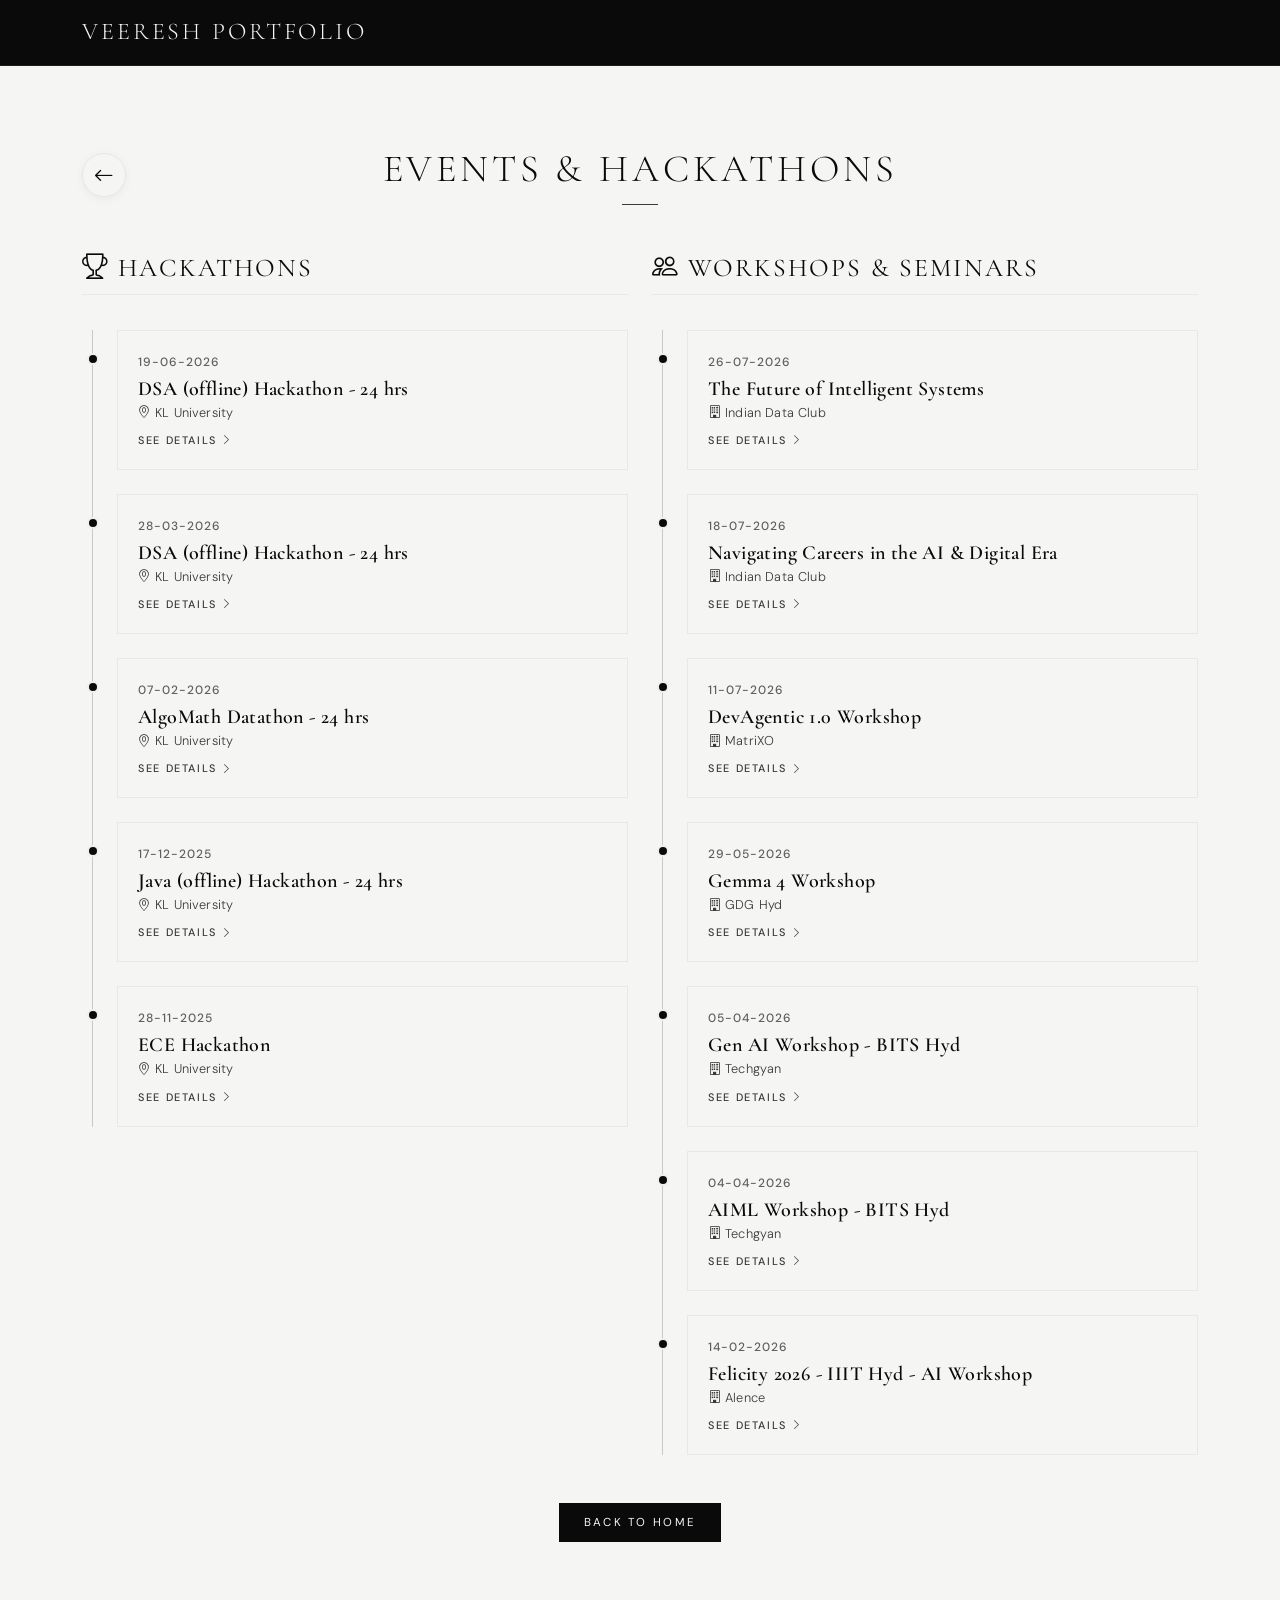
<file: community.html>
<!DOCTYPE html>
<html lang="en">
<head>
    <meta charset="UTF-8">
    <meta name="viewport" content="width=device-width, initial-scale=1.0">
    <title>Events | Veeresh Portfolio</title>
    <link href="https://cdn.jsdelivr.net/npm/bootstrap@5.3.0/dist/css/bootstrap.min.css" rel="stylesheet">
    <link href="https://cdn.jsdelivr.net/npm/bootstrap-icons@1.11.0/font/bootstrap-icons.css" rel="stylesheet">
    <link href="https://fonts.googleapis.com/css2?family=Cormorant+Garamond:wght@300;400;600&family=DM+Sans:wght@300;400;500&display=swap" rel="stylesheet">
    <link rel="stylesheet" href="style.css">
</head>
<body>
    <nav class="navbar navbar-dark">
        <div class="container">
            <h2>Veeresh Portfolio</h2>
        </div>
    </nav>

    <main class="py-5">
        <div class="container">
            <div class="heading-with-back position-relative mb-5 text-center">
                <a href="index.html#events" class="back-arrow-btn" title="Previous Page">
                    <i class="bi bi-arrow-left"></i>
                </a>
                <h1 class="section-title text-center m-0">Events &amp; Hackathons</h1>
            </div>

            <div class="row mt-5">
                <!-- Hackathons Column -->
                <div class="col-md-6 mb-5">
                    <h3 class="events-column-title"><i class="bi bi-trophy me-2"></i>Hackathons</h3>
                    <div class="timeline">
                        <div class="timeline-item event-trigger" data-title="DSA (offline) Hackathon - 24 hrs" data-date="19-06-2026" data-venue="KL University" data-desc="Intense 24-hour algorithmic problem-solving hackathon at KL University testing advanced Data Structures &amp; Algorithms implementation.">
                            <div class="timeline-dot"></div>
                            <span class="timeline-date">19-06-2026</span>
                            <h5 class="timeline-title">DSA (offline) Hackathon - 24 hrs</h5>
                            <p class="timeline-meta"><i class="bi bi-geo-alt me-1"></i>KL University</p>
                            <button class="see-details-btn" type="button" data-bs-toggle="collapse" data-bs-target="#h-detail-1" aria-expanded="false">
                                SEE DETAILS <i class="bi bi-chevron-right ms-1"></i>
                            </button>
                            <div class="collapse event-details-collapse" id="h-detail-1">
                                <p class="mb-0">Intense 24-hour algorithmic problem-solving hackathon at KL University testing advanced Data Structures &amp; Algorithms implementation.</p>
                            </div>
                        </div>

                        <div class="timeline-item event-trigger" data-title="DSA (offline) Hackathon - 24 hrs" data-date="28-03-2026" data-venue="KL University" data-desc="24-hour competitive programming competition focused on efficient graph algorithms, dynamic programming, and tree operations.">
                            <div class="timeline-dot"></div>
                            <span class="timeline-date">28-03-2026</span>
                            <h5 class="timeline-title">DSA (offline) Hackathon - 24 hrs</h5>
                            <p class="timeline-meta"><i class="bi bi-geo-alt me-1"></i>KL University</p>
                            <button class="see-details-btn" type="button" data-bs-toggle="collapse" data-bs-target="#h-detail-2" aria-expanded="false">
                                SEE DETAILS <i class="bi bi-chevron-right ms-1"></i>
                            </button>
                            <div class="collapse event-details-collapse" id="h-detail-2">
                                <p class="mb-0">24-hour competitive programming competition focused on efficient graph algorithms, dynamic programming, and tree operations.</p>
                            </div>
                        </div>

                        <div class="timeline-item event-trigger" data-title="AlgoMath Datathon - 24 hrs" data-date="07-02-2026" data-venue="KL University" data-desc="Data science and mathematical modeling hackathon tackling complex optimization problems and analytical algorithm challenges.">
                            <div class="timeline-dot"></div>
                            <span class="timeline-date">07-02-2026</span>
                            <h5 class="timeline-title">AlgoMath Datathon - 24 hrs</h5>
                            <p class="timeline-meta"><i class="bi bi-geo-alt me-1"></i>KL University</p>
                            <button class="see-details-btn" type="button" data-bs-toggle="collapse" data-bs-target="#h-detail-3" aria-expanded="false">
                                SEE DETAILS <i class="bi bi-chevron-right ms-1"></i>
                            </button>
                            <div class="collapse event-details-collapse" id="h-detail-3">
                                <p class="mb-0">Data science and mathematical modeling hackathon tackling complex optimization problems and analytical algorithm challenges.</p>
                            </div>
                        </div>

                        <div class="timeline-item event-trigger" data-title="Java (offline) Hackathon - 24 hrs" data-date="17-12-2025" data-venue="KL University" data-desc="24-hour Java application development hackathon building robust object-oriented backend solutions.">
                            <div class="timeline-dot"></div>
                            <span class="timeline-date">17-12-2025</span>
                            <h5 class="timeline-title">Java (offline) Hackathon - 24 hrs</h5>
                            <p class="timeline-meta"><i class="bi bi-geo-alt me-1"></i>KL University</p>
                            <button class="see-details-btn" type="button" data-bs-toggle="collapse" data-bs-target="#h-detail-4" aria-expanded="false">
                                SEE DETAILS <i class="bi bi-chevron-right ms-1"></i>
                            </button>
                            <div class="collapse event-details-collapse" id="h-detail-4">
                                <p class="mb-0">24-hour Java application development hackathon building robust object-oriented backend solutions.</p>
                            </div>
                        </div>

                        <div class="timeline-item event-trigger" data-title="ECE Hackathon" data-date="28-11-2025" data-venue="KL University" data-desc="Hardware and embedded software hackathon combining microcontroller programming with real-time electronic signal processing.">
                            <div class="timeline-dot"></div>
                            <span class="timeline-date">28-11-2025</span>
                            <h5 class="timeline-title">ECE Hackathon</h5>
                            <p class="timeline-meta"><i class="bi bi-geo-alt me-1"></i>KL University</p>
                            <button class="see-details-btn" type="button" data-bs-toggle="collapse" data-bs-target="#h-detail-5" aria-expanded="false">
                                SEE DETAILS <i class="bi bi-chevron-right ms-1"></i>
                            </button>
                            <div class="collapse event-details-collapse" id="h-detail-5">
                                <p class="mb-0">Hardware and embedded software hackathon combining microcontroller programming with real-time electronic signal processing.</p>
                            </div>
                        </div>
                    </div>
                </div>

                <!-- Workshops & Seminars Column -->
                <div class="col-md-6">
                    <h3 class="events-column-title"><i class="bi bi-people me-2"></i>Workshops &amp; Seminars</h3>
                    <div class="timeline">
                        <div class="timeline-item event-trigger" data-title="The Future of Intelligent Systems" data-date="26-07-2026" data-venue="Indian Data Club" data-desc="From Knowledge Graphs to AI Agents: The Future of Intelligent Systems. The session will introduce the fundamentals of graph technology, real-world enterprise use cases, and how GraphRAG is enabling more accurate and context-aware AI agents. Session topics: Introduction to Graph Databases &amp; Knowledge Graphs; Building AI Agents with GraphRAG; Real-world Enterprise Use Cases; Q&amp;A and Networking.">
                            <div class="timeline-dot"></div>
                            <span class="timeline-date">26-07-2026</span>
                            <h5 class="timeline-title">The Future of Intelligent Systems</h5>
                            <p class="timeline-meta"><i class="bi bi-building me-1"></i>Indian Data Club</p>
                            <button class="see-details-btn" type="button" data-bs-toggle="collapse" data-bs-target="#ws-detail-1" aria-expanded="false">
                                SEE DETAILS <i class="bi bi-chevron-right ms-1"></i>
                            </button>
                            <div class="collapse event-details-collapse" id="ws-detail-1">
                                <p class="mb-0">From Knowledge Graphs to AI Agents: The Future of Intelligent Systems. The session will introduce the fundamentals of graph technology, real-world enterprise use cases, and how GraphRAG is enabling more accurate and context-aware AI agents. Session topics: Introduction to Graph Databases &amp; Knowledge Graphs; Building AI Agents with GraphRAG; Real-world Enterprise Use Cases; Q&amp;A and Networking.</p>
                            </div>
                        </div>

                        <div class="timeline-item event-trigger" data-title="Navigating Careers in the AI &amp; Digital Era" data-date="18-07-2026" data-venue="Indian Data Club" data-desc="An insightful seminar by Indian Data Club covering how to navigate career paths in the rapidly evolving AI and digital landscape. Industry experts shared strategies for skill development, networking, and staying relevant in the age of AI.">
                            <div class="timeline-dot"></div>
                            <span class="timeline-date">18-07-2026</span>
                            <h5 class="timeline-title">Navigating Careers in the AI &amp; Digital Era</h5>
                            <p class="timeline-meta"><i class="bi bi-building me-1"></i>Indian Data Club</p>
                            <button class="see-details-btn" type="button" data-bs-toggle="collapse" data-bs-target="#ws-detail-2" aria-expanded="false">
                                SEE DETAILS <i class="bi bi-chevron-right ms-1"></i>
                            </button>
                            <div class="collapse event-details-collapse" id="ws-detail-2">
                                <p class="mb-0">An insightful seminar by Indian Data Club covering how to navigate career paths in the rapidly evolving AI and digital landscape. Industry experts shared strategies for skill development, networking, and staying relevant in the age of AI.</p>
                            </div>
                        </div>

                        <div class="timeline-item event-trigger" data-title="DevAgentic 1.0 Workshop" data-date="11-07-2026" data-venue="MatriXO" data-desc="DevAgentic 1.0 was a hands-on workshop by MatriXO exploring agentic AI systems and autonomous workflows. Participants gained practical exposure to building agent-based solutions using modern AI frameworks.">
                            <div class="timeline-dot"></div>
                            <span class="timeline-date">11-07-2026</span>
                            <h5 class="timeline-title">DevAgentic 1.0 Workshop</h5>
                            <p class="timeline-meta"><i class="bi bi-building me-1"></i>MatriXO</p>
                            <button class="see-details-btn" type="button" data-bs-toggle="collapse" data-bs-target="#ws-detail-3" aria-expanded="false">
                                SEE DETAILS <i class="bi bi-chevron-right ms-1"></i>
                            </button>
                            <div class="collapse event-details-collapse" id="ws-detail-3">
                                <p class="mb-0">DevAgentic 1.0 was a hands-on workshop by MatriXO exploring agentic AI systems and autonomous workflows. Participants gained practical exposure to building agent-based solutions using modern AI frameworks.</p>
                            </div>
                        </div>

                        <div class="timeline-item event-trigger" data-title="Gemma 4 Workshop" data-date="29-05-2026" data-venue="GDG Hyd" data-desc="An interactive workshop hosted by Google Developer Group Hyderabad on Gemma 4 open-weights model architecture, fine-tuning techniques, and deployment.">
                            <div class="timeline-dot"></div>
                            <span class="timeline-date">29-05-2026</span>
                            <h5 class="timeline-title">Gemma 4 Workshop</h5>
                            <p class="timeline-meta"><i class="bi bi-building me-1"></i>GDG Hyd</p>
                            <button class="see-details-btn" type="button" data-bs-toggle="collapse" data-bs-target="#ws-detail-4" aria-expanded="false">
                                SEE DETAILS <i class="bi bi-chevron-right ms-1"></i>
                            </button>
                            <div class="collapse event-details-collapse" id="ws-detail-4">
                                <p class="mb-0">An interactive workshop hosted by Google Developer Group Hyderabad on Gemma 4 open-weights model architecture, fine-tuning techniques, and deployment.</p>
                            </div>
                        </div>

                        <div class="timeline-item event-trigger" data-title="Gen AI Workshop - BITS Hyd" data-date="05-04-2026" data-venue="Techgyan" data-desc="Hands-on generative AI masterclass covering LLM prompting, RAG architectures, and building web apps using generative AI tools at BITS Hyderabad.">
                            <div class="timeline-dot"></div>
                            <span class="timeline-date">05-04-2026</span>
                            <h5 class="timeline-title">Gen AI Workshop - BITS Hyd</h5>
                            <p class="timeline-meta"><i class="bi bi-building me-1"></i>Techgyan</p>
                            <button class="see-details-btn" type="button" data-bs-toggle="collapse" data-bs-target="#ws-detail-5" aria-expanded="false">
                                SEE DETAILS <i class="bi bi-chevron-right ms-1"></i>
                            </button>
                            <div class="collapse event-details-collapse" id="ws-detail-5">
                                <p class="mb-0">Hands-on generative AI masterclass covering LLM prompting, RAG architectures, and building web apps using generative AI tools at BITS Hyderabad.</p>
                            </div>
                        </div>

                        <div class="timeline-item event-trigger" data-title="AIML Workshop - BITS Hyd" data-date="04-04-2026" data-venue="Techgyan" data-desc="Foundational Artificial Intelligence &amp; Machine Learning workshop covering key algorithms, Python ML packages, and real-world predictive modeling.">
                            <div class="timeline-dot"></div>
                            <span class="timeline-date">04-04-2026</span>
                            <h5 class="timeline-title">AIML Workshop - BITS Hyd</h5>
                            <p class="timeline-meta"><i class="bi bi-building me-1"></i>Techgyan</p>
                            <button class="see-details-btn" type="button" data-bs-toggle="collapse" data-bs-target="#ws-detail-6" aria-expanded="false">
                                SEE DETAILS <i class="bi bi-chevron-right ms-1"></i>
                            </button>
                            <div class="collapse event-details-collapse" id="ws-detail-6">
                                <p class="mb-0">Foundational Artificial Intelligence &amp; Machine Learning workshop covering key algorithms, Python ML packages, and real-world predictive modeling.</p>
                            </div>
                        </div>

                        <div class="timeline-item event-trigger" data-title="Felicity 2026 - IIIT Hyd - AI Workshop" data-date="14-02-2026" data-venue="Alence" data-desc="Advanced AI and Deep Learning workshop held during Felicity 2026 at IIIT Hyderabad, focusing on neural network architectures and practical AI implementations.">
                            <div class="timeline-dot"></div>
                            <span class="timeline-date">14-02-2026</span>
                            <h5 class="timeline-title">Felicity 2026 - IIIT Hyd - AI Workshop</h5>
                            <p class="timeline-meta"><i class="bi bi-building me-1"></i>Alence</p>
                            <button class="see-details-btn" type="button" data-bs-toggle="collapse" data-bs-target="#ws-detail-7" aria-expanded="false">
                                SEE DETAILS <i class="bi bi-chevron-right ms-1"></i>
                            </button>
                            <div class="collapse event-details-collapse" id="ws-detail-7">
                                <p class="mb-0">Advanced AI and Deep Learning workshop held during Felicity 2026 at IIIT Hyderabad, focusing on neural network architectures and practical AI implementations.</p>
                            </div>
                        </div>
                    </div>
                </div>
            </div>

            <div class="text-center mt-5">
                <button type="button" class="btn btn-primary px-4" onclick="window.location.href='index.html#events'">Back to Home</button>
            </div>
        </div>
    </main>

    <div class="modal fade" id="eventModal" tabindex="-1">
        <div class="modal-dialog modal-dialog-centered">
            <div class="modal-content event-detail-card">
                <div class="modal-header">
                    <h5 class="modal-title" id="eventTitle"></h5>
                    <button type="button" class="btn-close" data-bs-dismiss="modal"></button>
                </div>
                <div class="modal-body">
                    <p id="eventDate" class="fw-bold mb-1"></p>
                    <p id="eventVenue" class="text-muted mb-3"></p>
                    <p id="eventDesc" class="mb-0"></p>
                </div>
            </div>
        </div>
    </div>

    <script src="https://cdn.jsdelivr.net/npm/bootstrap@5.3.0/dist/js/bootstrap.bundle.min.js"></script>
    <script>
        const modal = new bootstrap.Modal('#eventModal');
        const title = document.getElementById('eventTitle');
        const date = document.getElementById('eventDate');
        const venue = document.getElementById('eventVenue');
        const desc = document.getElementById('eventDesc');

        document.querySelectorAll('.event-trigger').forEach(e => {
            e.addEventListener('click', (event) => {
                if (event.target.closest('.see-details-btn')) return;
                title.textContent = e.dataset.title;
                date.textContent = 'Date: ' + e.dataset.date;
                venue.textContent = 'Organization/Venue: ' + e.dataset.venue;
                desc.textContent = e.dataset.desc || 'Selected event details displayed above.';
                modal.show();
            });
        });
    </script>
</body>
</html>
</file>
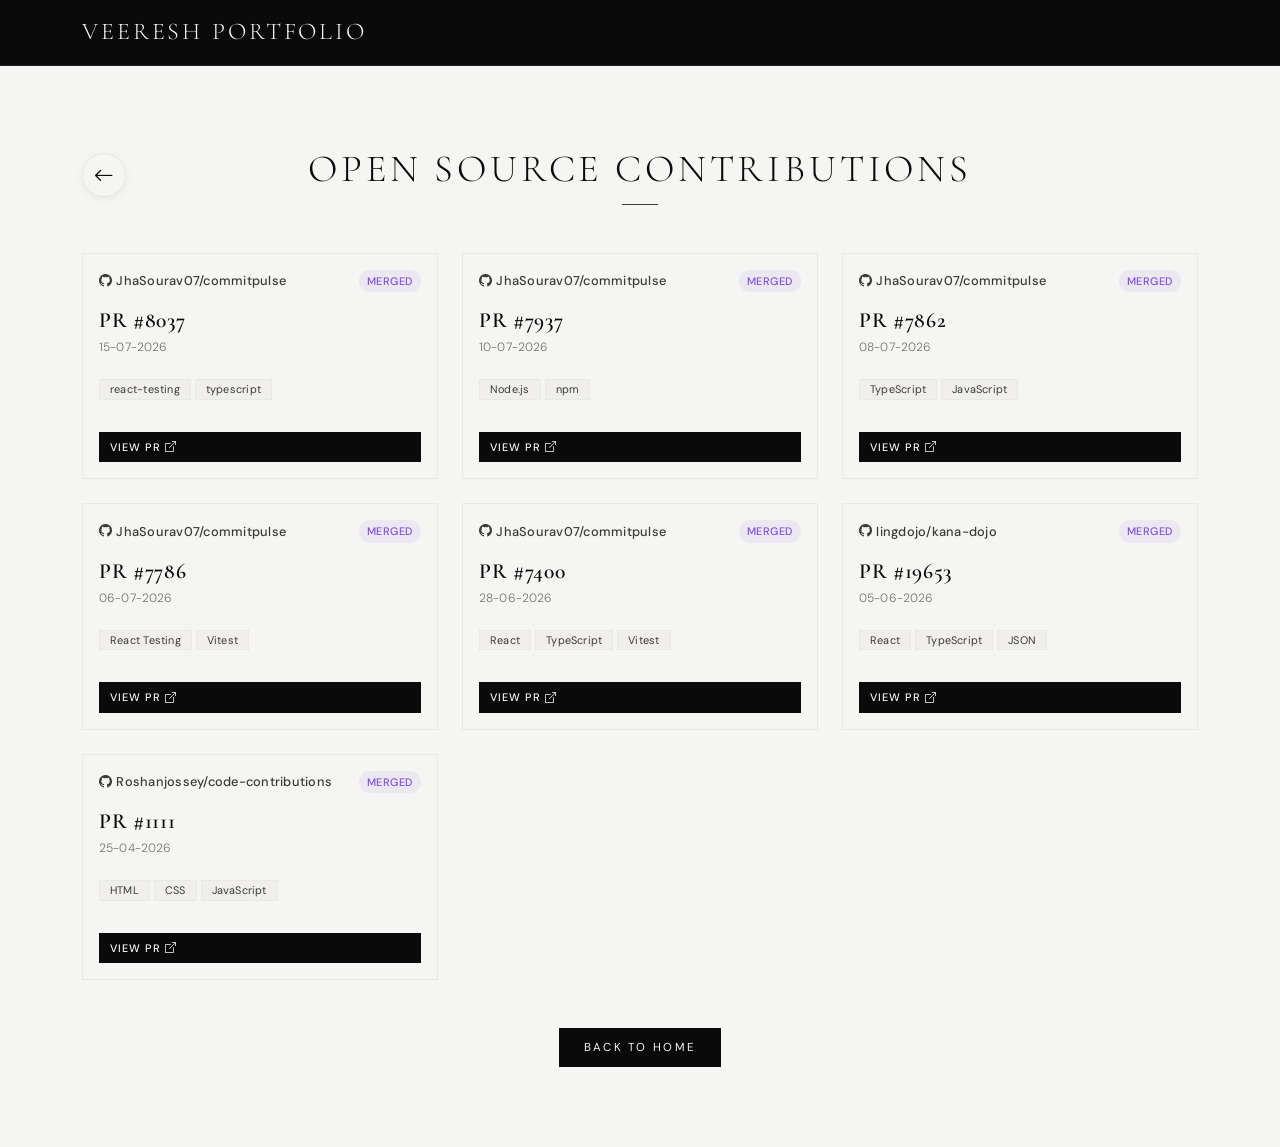
<file: contributions.html>
<!DOCTYPE html><html lang="en"><head><meta charset="UTF-8"><meta name="viewport" content="width=device-width, initial-scale=1.0"><title>Contributions | Veeresh Portfolio</title><link href="https://cdn.jsdelivr.net/npm/bootstrap@5.3.0/dist/css/bootstrap.min.css" rel="stylesheet"><link href="https://cdn.jsdelivr.net/npm/bootstrap-icons@1.11.0/font/bootstrap-icons.css" rel="stylesheet"><link href="https://fonts.googleapis.com/css2?family=Cormorant+Garamond:wght@300;400;600&family=DM+Sans:wght@300;400;500&display=swap" rel="stylesheet"><link rel="stylesheet" href="style.css"></head><body>
<nav class="navbar navbar-dark"><div class="container"><h2>Veeresh Portfolio</h2></div></nav><main class="py-5"><div class="container"><div class="heading-with-back position-relative mb-5 text-center"><a href="index.html#open-source" class="back-arrow-btn" title="Previous Page"><i class="bi bi-arrow-left"></i></a><h1 class="section-title text-center m-0">Open Source Contributions</h1></div><div class="row mt-5">
<div class="col-md-4 mb-4"><div class="card osc-card h-100"><div class="card-body d-flex flex-column justify-content-between"><div><div class="d-flex align-items-center justify-content-between mb-3"><span class="osc-repo"><i class="bi bi-github me-1"></i>JhaSourav07/commitpulse</span><span class="osc-status-badge">Merged</span></div><h5 class="osc-title">PR #8037</h5><p class="osc-date">15-07-2026</p></div><div class="osc-tags mb-3"><span class="badge tag-badge">react-testing</span><span class="badge tag-badge">typescript</span></div><a href="https://github.com/JhaSourav07/commitpulse/pull/8037" target="_blank" class="osc-link">View PR <i class="bi bi-box-arrow-up-right ms-1"></i></a></div></div></div>
<div class="col-md-4 mb-4"><div class="card osc-card h-100"><div class="card-body d-flex flex-column justify-content-between"><div><div class="d-flex align-items-center justify-content-between mb-3"><span class="osc-repo"><i class="bi bi-github me-1"></i>JhaSourav07/commitpulse</span><span class="osc-status-badge">Merged</span></div><h5 class="osc-title">PR #7937</h5><p class="osc-date">10-07-2026</p></div><div class="osc-tags mb-3"><span class="badge tag-badge">Node.js</span><span class="badge tag-badge">npm</span></div><a href="https://github.com/JhaSourav07/commitpulse/pull/7937" target="_blank" class="osc-link">View PR <i class="bi bi-box-arrow-up-right ms-1"></i></a></div></div></div>
<div class="col-md-4 mb-4"><div class="card osc-card h-100"><div class="card-body d-flex flex-column justify-content-between"><div><div class="d-flex align-items-center justify-content-between mb-3"><span class="osc-repo"><i class="bi bi-github me-1"></i>JhaSourav07/commitpulse</span><span class="osc-status-badge">Merged</span></div><h5 class="osc-title">PR #7862</h5><p class="osc-date">08-07-2026</p></div><div class="osc-tags mb-3"><span class="badge tag-badge">TypeScript</span><span class="badge tag-badge">JavaScript</span></div><a href="https://github.com/JhaSourav07/commitpulse/pull/7862" target="_blank" class="osc-link">View PR <i class="bi bi-box-arrow-up-right ms-1"></i></a></div></div></div>
<div class="col-md-4 mb-4"><div class="card osc-card h-100"><div class="card-body d-flex flex-column justify-content-between"><div><div class="d-flex align-items-center justify-content-between mb-3"><span class="osc-repo"><i class="bi bi-github me-1"></i>JhaSourav07/commitpulse</span><span class="osc-status-badge">Merged</span></div><h5 class="osc-title">PR #7786</h5><p class="osc-date">06-07-2026</p></div><div class="osc-tags mb-3"><span class="badge tag-badge">React Testing</span><span class="badge tag-badge">Vitest</span></div><a href="https://github.com/JhaSourav07/commitpulse/pull/7786" target="_blank" class="osc-link">View PR <i class="bi bi-box-arrow-up-right ms-1"></i></a></div></div></div>
<div class="col-md-4 mb-4"><div class="card osc-card h-100"><div class="card-body d-flex flex-column justify-content-between"><div><div class="d-flex align-items-center justify-content-between mb-3"><span class="osc-repo"><i class="bi bi-github me-1"></i>JhaSourav07/commitpulse</span><span class="osc-status-badge">Merged</span></div><h5 class="osc-title">PR #7400</h5><p class="osc-date">28-06-2026</p></div><div class="osc-tags mb-3"><span class="badge tag-badge">React</span><span class="badge tag-badge">TypeScript</span><span class="badge tag-badge">Vitest</span></div><a href="https://github.com/JhaSourav07/commitpulse/pull/7400" target="_blank" class="osc-link">View PR <i class="bi bi-box-arrow-up-right ms-1"></i></a></div></div></div>
<div class="col-md-4 mb-4"><div class="card osc-card h-100"><div class="card-body d-flex flex-column justify-content-between"><div><div class="d-flex align-items-center justify-content-between mb-3"><span class="osc-repo"><i class="bi bi-github me-1"></i>lingdojo/kana-dojo</span><span class="osc-status-badge">Merged</span></div><h5 class="osc-title">PR #19653</h5><p class="osc-date">05-06-2026</p></div><div class="osc-tags mb-3"><span class="badge tag-badge">React</span><span class="badge tag-badge">TypeScript</span><span class="badge tag-badge">JSON</span></div><a href="https://github.com/lingdojo/kana-dojo/pull/19653" target="_blank" class="osc-link">View PR <i class="bi bi-box-arrow-up-right ms-1"></i></a></div></div></div>
<div class="col-md-4 mb-4"><div class="card osc-card h-100"><div class="card-body d-flex flex-column justify-content-between"><div><div class="d-flex align-items-center justify-content-between mb-3"><span class="osc-repo"><i class="bi bi-github me-1"></i>Roshanjossey/code-contributions</span><span class="osc-status-badge">Merged</span></div><h5 class="osc-title">PR #1111</h5><p class="osc-date">25-04-2026</p></div><div class="osc-tags mb-3"><span class="badge tag-badge">HTML</span><span class="badge tag-badge">CSS</span><span class="badge tag-badge">JavaScript</span></div><a href="https://github.com/Roshanjossey/code-contributions/pull/1111" target="_blank" class="osc-link">View PR <i class="bi bi-box-arrow-up-right ms-1"></i></a></div></div></div>
</div><div class="text-center mt-4"><button type="button" class="btn btn-primary px-4" onclick="window.location.href='index.html#open-source'">Back to Home</button></div></div></main></body></html>
</file>
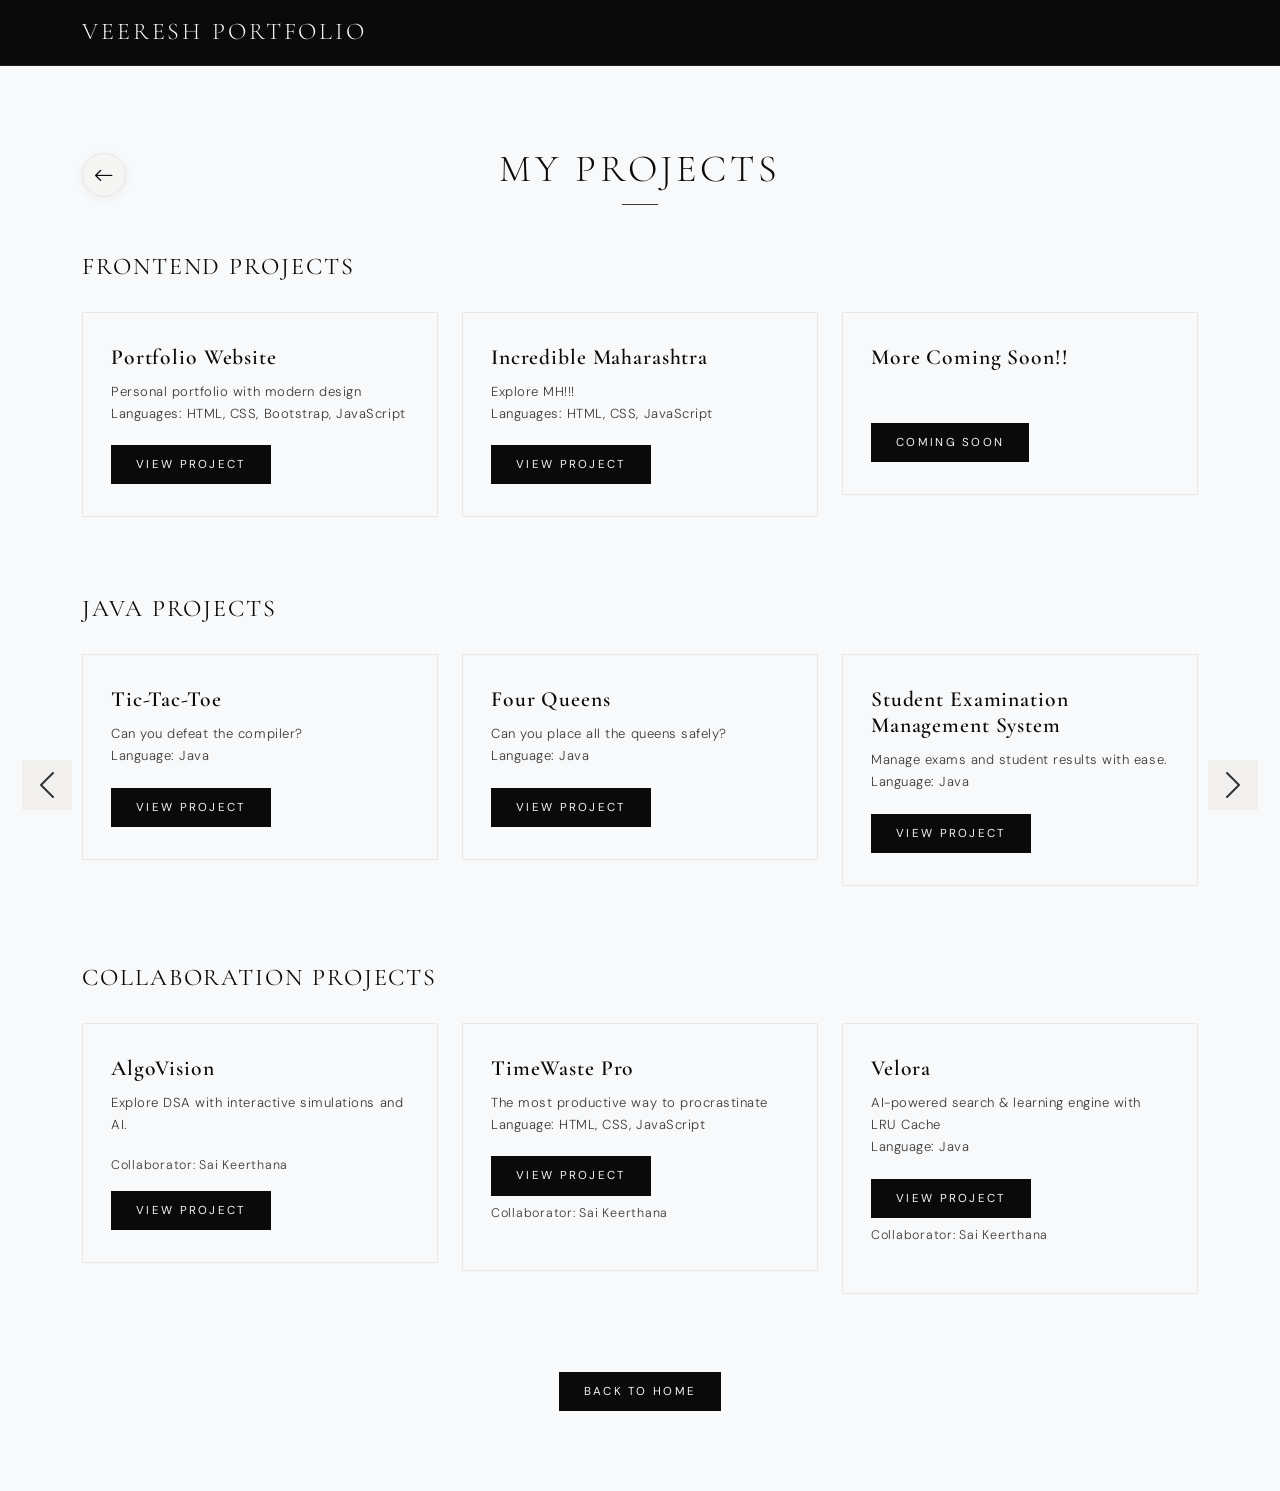
<file: projects.html>
<!DOCTYPE html>
<html lang="en">
<head>
    <meta charset="UTF-8">
    <meta name="viewport" content="width=device-width, initial-scale=1.0">
    <title>Projects | Veeresh Portfolio</title>
    <link href="https://cdn.jsdelivr.net/npm/bootstrap@5.3.0/dist/css/bootstrap.min.css" rel="stylesheet">
    <link href="https://cdn.jsdelivr.net/npm/bootstrap-icons@1.11.0/font/bootstrap-icons.css" rel="stylesheet">
    <link href="https://fonts.googleapis.com/css2?family=Cormorant+Garamond:wght@300;400;600&family=DM+Sans:wght@300;400;500&display=swap" rel="stylesheet">
    <link rel="stylesheet" href="style.css">
</head>
<body>
    <nav class="navbar navbar-dark"><div class="container"><h2>Veeresh Portfolio</h2></div></nav>
    <main class="py-5 bg-light">
        <div class="container">
            <div class="heading-with-back position-relative mb-5 text-center">
                <a href="index.html#projects" class="back-arrow-btn" title="Previous Page">
                    <i class="bi bi-arrow-left"></i>
                </a>
                <h1 class="section-title text-center m-0">My Projects</h1>
            </div>
            <h4 class="carousel-subtitle">Frontend Projects</h4>
            <div id="frontendProjects" class="carousel slide project-carousel" data-bs-ride="false"><div class="carousel-inner"><div class="carousel-item active"><div class="row">
                <div class="col-md-4"><div class="card project-card"><div class="card-body"><h5 class="card-title">Portfolio Website</h5><p class="card-text">Personal portfolio with modern design<br>Languages: HTML, CSS, Bootstrap, JavaScript</p><a href="#" class="btn btn-primary">View Project</a></div></div></div>
                <div class="col-md-4"><div class="card project-card"><div class="card-body"><h5 class="card-title">Incredible Maharashtra</h5><p class="card-text">Explore MH!!!<br>Languages: HTML, CSS, JavaScript</p><a href="https://github.com/veeresh4520/Maharashtra" target="_blank" class="btn btn-primary">View Project</a></div></div></div>
                <div class="col-md-4"><div class="card project-card"><div class="card-body"><h5 class="card-title">More Coming Soon!!</h5><p class="card-text"><br></p><a href="#" class="btn btn-primary">Coming Soon</a></div></div></div>
            </div></div></div></div>
            <h4 class="carousel-subtitle mt-5">Java Projects</h4>
            <div id="javaProjects" class="carousel slide project-carousel" data-bs-ride="false"><div class="carousel-inner">
                <div class="carousel-item active"><div class="row">
                    <div class="col-md-4"><div class="card project-card"><div class="card-body"><h5 class="card-title">Tic-Tac-Toe</h5><p class="card-text">Can you defeat the compiler?<br>Language: Java</p><a href="https://github.com/veeresh4520/Tic-Tac-Toe/tree/main" target="_blank" class="btn btn-primary">View Project</a></div></div></div>
                    <div class="col-md-4"><div class="card project-card"><div class="card-body"><h5 class="card-title">Four Queens</h5><p class="card-text">Can you place all the queens safely?<br>Language: Java</p><a href="https://github.com/veeresh4520/4-Queens" target="_blank" class="btn btn-primary">View Project</a></div></div></div>
                    <div class="col-md-4"><div class="card project-card"><div class="card-body"><h5 class="card-title">Student Examination Management System</h5><p class="card-text">Manage exams and student results with ease.<br>Language: Java</p><a href="https://github.com/SK-Sathyavada-008/Quiz-Analysis" target="_blank" class="btn btn-primary">View Project</a></div></div></div>
                </div></div><div class="carousel-item"><div class="row"><div class="col-md-4"><div class="card project-card"><div class="card-body"><h5 class="card-title">Number Guessing Game</h5><p class="card-text">Can you guess the number right?<br>Language: Java</p><a href="https://github.com/veeresh4520/Number---Gussing--Game" target="_blank" class="btn btn-primary">View Project</a></div></div></div></div></div>
            </div><button class="carousel-control-prev" type="button" data-bs-target="#javaProjects" data-bs-slide="prev"><span class="carousel-control-prev-icon"></span></button><button class="carousel-control-next" type="button" data-bs-target="#javaProjects" data-bs-slide="next"><span class="carousel-control-next-icon"></span></button></div>
            <h4 class="carousel-subtitle mt-5">Collaboration Projects</h4>
            <div id="collaborationProjects" class="carousel slide project-carousel" data-bs-ride="false"><div class="carousel-inner"><div class="carousel-item active"><div class="row">
                <div class="col-md-4"><div class="card project-card"><div class="card-body"><h5 class="card-title">AlgoVision</h5><p class="card-text">Explore DSA with interactive simulations and AI.</p><p class="mt-2" style="font-size:0.78rem; color:#3a3a38; letter-spacing:0.06em;">Collaborator: Sai Keerthana</p><a href="https://algovision-krivee.lovable.app/" target="_blank" class="btn btn-primary">View Project</a></div></div></div>
                <div class="col-md-4"><div class="card project-card"><div class="card-body"><h5 class="card-title">TimeWaste Pro</h5><p class="card-text">The most productive way to procrastinate<br>Language: HTML, CSS, JavaScript</p><a href="https://timewaste-pro.netlify.app/" target="_blank" class="btn btn-primary">View Project</a><p class="mt-2" style="font-size:0.78rem; color:#3a3a38; letter-spacing:0.06em;">Collaborator: Sai Keerthana</p></div></div></div>
                <div class="col-md-4"><div class="card project-card"><div class="card-body"><h5 class="card-title">Velora</h5><p class="card-text">AI-powered search &amp; learning engine with LRU Cache<br>Language: Java</p><a href="https://search-engine1.lovable.app/" target="_blank" class="btn btn-primary">View Project</a><p class="mt-2" style="font-size:0.78rem; color:#3a3a38; letter-spacing:0.06em;">Collaborator: Sai Keerthana</p></div></div></div>
            </div></div></div></div>
            <div class="text-center mt-5"><button type="button" class="btn btn-primary px-4" onclick="window.location.href='index.html#projects'">Back to Home</button></div>
        </div>
    </main>
    <script src="https://cdn.jsdelivr.net/npm/bootstrap@5.3.0/dist/js/bootstrap.bundle.min.js"></script>
</body>
</html>
</file>
<file: style.css>
:root {
    --black: #0a0a0a;
    --white: #f5f5f3;
    --grey-light: #f0efed;
    --grey-mid: #c8c8c4;
    --grey-dark: #3a3a38;
    --grey-subtle: #e8e8e5;
}

* {
    margin: 0;
    padding: 0;
    box-sizing: border-box;
}

body {
    font-family: 'DM Sans', sans-serif;
    font-weight: 300;
    background: var(--white);
    color: var(--black);
    letter-spacing: 0.01em;
    overflow-x: hidden;
}

.navbar {
    background: var(--black) !important;
    padding: 18px 0;
    border-bottom: 1px solid #1e1e1e;
}
.navbar h2 {
    font-family: 'Cormorant Garamond', serif;
    font-weight: 300;
    font-size: clamp(1.15rem, 4vw, 1.5rem);
    color: var(--white) !important;
    letter-spacing: 0.12em;
    text-transform: uppercase;
    margin: 0;
}
.nav-link {
    font-family: 'DM Sans', sans-serif;
    font-weight: 300;
    font-size: 0.78rem;
    letter-spacing: 0.18em;
    text-transform: uppercase;
    color: var(--grey-mid) !important;
    transition: color 0.3s ease;
    padding: 6px 16px !important;
}
.nav-link:hover {
    color: var(--white) !important;
}

.social-icons {
    display: flex;
    align-items: center;
    flex-wrap: nowrap;
    white-space: nowrap;
}

.social-icons a {
    color: var(--grey-mid);
    font-size: 24px;
    margin-left: 20px;
    transition: opacity 0.3s ease;
    opacity: 0.7;
}

.social-icons a:hover {
    opacity: 1;
}

.hero-section {
    background: var(--black);
    color: var(--white);
    padding: 0;
    text-align: left;
    height: 400px;
    overflow: hidden;
    position: relative;
}
.header-container2 {
    display: flex;
    flex-direction: row;
    height: 100%;
}
.header-container {
    display: flex;
    flex-direction: column;
    justify-content: center;
    padding-left: 10%;
    padding-right: 5%;
    flex: 1;
    position: relative;
    z-index: 2;
}
.header-container::after {
    content: '';
    position: absolute;
    right: 0;
    top: 20%;
    height: 60%;
    width: 1px;
    background: linear-gradient(to bottom, transparent, var(--grey-dark), transparent);
}
.hero-section h1 {
    font-family: 'Cormorant Garamond', serif;
    font-weight: 300;
    font-size: clamp(2.4rem, 5vw, 3.8rem);
    letter-spacing: 0.08em;
    color: var(--white);
    line-height: 1.1;
    margin-bottom: 14px;
    opacity: 0;
    animation: heroFadeInUp 1s cubic-bezier(0.16, 1, 0.3, 1) 0.1s forwards;
}
.hero-section .lead {
    font-size: 0.8rem;
    letter-spacing: 0.22em;
    text-transform: uppercase;
    color: var(--grey-mid);
    font-weight: 300;
    opacity: 0;
    animation: heroFadeInUp 1s cubic-bezier(0.16, 1, 0.3, 1) 0.3s forwards;
}
.hero-image-wrap {
    display: flex;
    align-items: center;
    justify-content: center;
    padding: 12px;
    animation: floatImage 4s ease-in-out infinite;
    transition: transform 0.3s ease;
}

.hero-image-wrap:hover {
    transform: scale(1.02);
}

.hero-image {
    height: 400px;
    width: 420px;
    object-fit: cover;
    object-position: center;
    border-radius: 20px;
    box-shadow: 0 18px 45px rgba(0, 0, 0, 0.25);
    opacity: 0;
    animation: heroImageSlideIn 1.2s cubic-bezier(0.16, 1, 0.3, 1) 0.2s forwards;
}

@keyframes floatImage {
    0%, 100% {
        transform: translateY(0px);
    }
    50% {
        transform: translateY(-8px);
    }
}

/* Responsive adjustments for Header, Navbar & Navigation (Tablets & Mobile) */
@media (max-width: 991.98px) {
    .navbar {
        padding: 14px 0;
    }
    .navbar-collapse {
        padding-top: 14px;
        padding-bottom: 12px;
    }
    .navbar-nav {
        text-align: center;
        margin-bottom: 12px !important;
    }
    .nav-link {
        padding: 8px 12px !important;
        font-size: 0.82rem;
    }
    .social-icons {
        justify-content: center;
        gap: 16px;
        margin-top: 10px;
        padding-top: 14px;
        border-top: 1px solid rgba(255, 255, 255, 0.1);
        width: 100%;
        flex-wrap: wrap;
    }
    .social-icons a {
        margin-left: 0;
    }
    .social-icons a img {
        width: 38px !important;
        height: 38px !important;
    }
    
    /* Hero Section Responsive Layout for Tablets & Mobile (< 992px) */
    .hero-section {
        height: auto;
        min-height: auto;
        padding: 36px 16px 44px;
        overflow: hidden;
    }
    .header-container2 {
        display: flex;
        flex-direction: column-reverse;
        align-items: center;
        justify-content: center;
        gap: 24px;
        height: auto;
    }
    .header-container {
        padding: 0;
        text-align: center;
        width: 100%;
        align-items: center;
    }
    .header-container::after {
        display: none;
    }
    .hero-section h1 {
        font-size: clamp(1.8rem, 6vw, 2.8rem);
        text-align: center;
        line-height: 1.18;
        margin-bottom: 10px;
    }
    .hero-section .lead {
        font-size: clamp(0.7rem, 2.5vw, 0.82rem);
        text-align: center;
        letter-spacing: 0.16em;
    }
    .hero-image-wrap {
        padding: 0;
        margin: 0 auto;
        width: 100%;
        display: flex;
        justify-content: center;
    }
    .hero-image {
        width: min(290px, 75vw);
        height: min(290px, 75vw);
        aspect-ratio: 1 / 1;
        max-width: 100%;
        border-radius: 20px;
        box-shadow: 0 14px 35px rgba(0, 0, 0, 0.35);
        object-fit: cover;
    }
    
    @keyframes heroImageSlideIn {
        from {
            opacity: 0;
            transform: translateY(30px);
        }
        to {
            opacity: 1;
            transform: translateY(0);
        }
    }
}

/* Page Sub-Heading Back Arrow Responsive */
@media (max-width: 576px) {
    .heading-with-back {
        display: flex;
        flex-direction: column;
        align-items: center;
        gap: 12px;
        position: relative;
    }
    .back-arrow-btn {
        position: relative;
        left: auto;
        top: auto;
        transform: none;
        align-self: flex-start;
        margin-bottom: 4px;
    }
    .back-arrow-btn:hover {
        transform: translateX(-4px);
    }
}

.section-title {
    font-family: 'Cormorant Garamond', serif;
    font-weight: 300;
    font-size: 2.4rem;
    letter-spacing: 0.1em;
    text-transform: uppercase;
    margin-bottom: 50px;
    color: var(--black);
    position: relative;
    display: inline-block;
}
.section-title::after {
    content: '';
    display: block;
    width: 36px;
    height: 1px;
    background: var(--grey-dark);
    margin: 12px auto 0;
}

.skill-card {
    padding: 30px 24px;
    text-align: center;
    border-radius: 0;
    background: transparent;
    margin-bottom: 20px;
    border: 1px solid var(--grey-subtle);
    transition: border-color 0.3s ease, background 0.3s ease;
    position: relative;
    overflow: hidden;
}
.skill-card::before {
    content: '';
    position: absolute;
    bottom: 0;
    left: 0;
    width: 0;
    height: 2px;
    background: var(--black);
    transition: width 0.4s ease;
}
.skill-card:hover {
    background: var(--grey-light);
    border-color: var(--grey-mid);
}

#skills .skill-card::before {
    top: 0;
    bottom: auto;
    left: 0;
    width: 100%;
    height: 2px;
    transform: scaleX(0);
    transform-origin: center;
    transition: transform 0.4s ease;
}

#skills .skill-card:hover::before {
    transform: scaleX(1);
}

.skill-card p {
    font-size: 0.78rem;
    letter-spacing: 0.12em;                        
    text-transform: uppercase;
    color: var(--grey-dark);
    margin: 0;
}

#education {
    background: var(--white);
}

.about-me-section {
    background: var(--white);
}

.about-me-content {
    max-width: 1320px;
    margin: 0 auto;
    padding: 28px 0 36px;
}

.about-me-content .section-title {
    margin-bottom: 52px;
}

.about-me-content .section-title::after {
    margin-left: 0;
}

.about-me-content p {
    max-width: 1200px;
    margin: 0 auto;
    text-align: center;
    font-family: 'Cormorant Garamond', serif;
    font-size: 1.28rem;
    font-weight: 400;
    line-height: 1.9;
    color: var(--grey-dark);
}

.about-me-content p strong {
    font-weight: 600;
    color: var(--black);
}

.education-card {
    display: flex;
    align-items: center;
    gap: 20px;
    min-height: 150px;
    padding: 24px 20px;
    text-align: left;
}

#education .education-card::after {
    content: '';
    position: absolute;
    inset: -1px;
    pointer-events: none;
    background:
        linear-gradient(var(--black), var(--black)) center top / 0 2px no-repeat,
        linear-gradient(var(--black), var(--black)) center bottom / 0 2px no-repeat,
        linear-gradient(var(--black), var(--black)) left center / 2px 0 no-repeat,
        linear-gradient(var(--black), var(--black)) right center / 2px 0 no-repeat;
    transition: background-size 0.45s cubic-bezier(0.16, 1, 0.3, 1);
}

#education .education-card:hover::after {
    background-size: 100% 2px, 100% 2px, 2px 100%, 2px 100%;
}

.education-logo {
    width: 86px;
    height: 86px;
    flex: 0 0 86px;
    object-fit: contain;
    padding: 8px;
    border: 1px solid var(--grey-subtle);
    background: var(--white);
}

.education-details h4 {
    font-family: 'Cormorant Garamond', serif;
    font-size: 1.2rem;
    font-weight: 400;
    letter-spacing: 0.08em;
    margin: 0 0 10px;
}

.education-card .education-score {
    margin-top: 10px;
    color: var(--black);
}

@media (max-width: 767.98px) {
    .education-card {
        min-height: 0;
    }

    .about-me-content { padding: 18px 0 28px; }
}

#projects {
    background: var(--grey-light);
}

/* Home-page previews keep the first three projects, contributions, and events concise. */
#projects .carousel-subtitle.mt-5,
#projects #javaCarousel,
#projects #collabCarousel {
    display: none;
}

#open-source .row.mt-5 > .col-md-4:nth-child(n+4),
#events .timeline .timeline-item:nth-child(n+4) {
    display: none;
}

.event-trigger {
    width: 100%;
    border: 0;
    background: transparent;
    text-align: left;
    cursor: pointer;
}

.event-trigger:hover .timeline-title {
    text-decoration: underline;
    text-underline-offset: 4px;
}

.event-detail-card {
    border-radius: 0;
    border: 1px solid var(--grey-subtle);
}

.project-card,
.project-card.card,
#projects .project-card,
#projects .card.project-card,
main .project-card {
    border-radius: 0 !important;
    background: transparent !important;
    margin-bottom: 30px;
    border: 1px solid var(--grey-subtle) !important;
    transition: border-color 0.3s ease, background 0.3s ease !important;
    position: relative !important;
    overflow: hidden !important;
    box-shadow: none !important;
}

.project-card::before,
.project-card.card::before,
#projects .project-card::before,
#projects .card.project-card::before,
main .project-card::before {
    content: '' !important;
    position: absolute !important;
    left: 0 !important;
    width: 100% !important;
    height: 2px !important;
    background: var(--black) !important;
    transform: scaleX(0) !important;
    transform-origin: center !important;
    transition: transform 0.4s ease !important;
    z-index: 10 !important;
}

/* Odd project cards: Top line animation */
[class*="col-"]:nth-child(odd) .project-card::before,
.project-card:nth-child(odd)::before {
    top: 0 !important;
    bottom: auto !important;
}

/* Even project cards: Bottom line animation */
[class*="col-"]:nth-child(even) .project-card::before,
.project-card:nth-child(even)::before {
    top: auto !important;
    bottom: 0 !important;
}

.project-card:hover,
.project-card.card:hover,
#projects .project-card:hover,
#projects .card.project-card:hover,
main .project-card:hover {
    background: var(--grey-light) !important;
    border-color: var(--grey-mid) !important;
}

.project-card:hover::before,
.project-card.card:hover::before,
#projects .project-card:hover::before,
#projects .card.project-card:hover::before,
main .project-card:hover::before {
    transform: scaleX(1) !important;
}

.project-card .card-body {
    background: transparent !important;
    padding: 32px 28px;
}

.project-card .card-title {
    font-family: 'Cormorant Garamond', serif;
    font-weight: 600;
    font-size: 1.35rem;
    letter-spacing: 0.04em;
    color: var(--black);
    margin-bottom: 10px;
}

.project-card .card-text {
    font-size: 0.82rem;
    color: var(--grey-dark);
    letter-spacing: 0.04em;
    line-height: 1.7;
    margin-bottom: 20px;
}

.btn-primary {
    background: var(--black);
    border: 1px solid var(--black);
    border-radius: 0;
    font-size: 0.72rem;
    letter-spacing: 0.2em;
    text-transform: uppercase;
    padding: 10px 24px;
    font-weight: 400;
    transition: background 0.3s ease, color 0.3s ease;
    color: var(--white);
}

.btn-primary:hover,
.btn-primary:focus,
.btn-primary:active {
    background: transparent !important;
    border-color: var(--black) !important;
    color: var(--black) !important;
    box-shadow: none !important;
}

footer {
    background: var(--black);
    color: var(--grey-mid);
    padding: 28px 0;
    text-align: center;
}

footer p {
    font-size: 0.72rem;
    letter-spacing: 0.22em;
    text-transform: uppercase;
    margin: 0;
}

.py-5 {
    padding-top: 80px !important;
    padding-bottom: 80px !important;
}

/* Carousel Styles */
.project-carousel,
.certificate-carousel,
.dance-carousel {
    position: relative;
    margin-bottom: 30px;
}

.carousel-subtitle {
    font-family: 'Cormorant Garamond', serif;
    font-weight: 400;
    font-size: 1.5rem;
    letter-spacing: 0.08em;
    text-transform: uppercase;
    margin-bottom: 30px;
    color: var(--black);
}

.carousel-control-prev,
.carousel-control-next {
    width: 50px;
    height: 50px;
    background: var(--grey-light);
    border-radius: 0;
    opacity: 0.8;
    top: 50%;
    transform: translateY(-50%);
    transition: opacity 0.3s ease;
}

.carousel-control-prev {
    left: -60px;
}

.carousel-control-next {
    right: -60px;
}

.carousel-control-prev:hover,
.carousel-control-next:hover {
    opacity: 1;
}

.carousel-control-prev-icon,
.carousel-control-next-icon {
    filter: invert(1);
}

/* Dance Section Styles */
.dance-subtitle {
    font-size: 0.85rem;
    letter-spacing: 0.18em;
    text-transform: uppercase;
    color: var(--grey-dark);
    margin-bottom: 50px;
    font-weight: 300;
}

.dance-card {
    position: relative;
    overflow: hidden;
    margin-bottom: 30px;
    height: 350px;
    border: 1px solid var(--grey-subtle);
    transition: transform 0.3s ease;
}

.dance-card:hover {
    transform: translateY(-5px);
}

.dance-card img {
    width: 100%;
    height: 100%;
    object-fit: cover;
    transition: transform 0.5s ease;
}

.dance-card:hover img {
    transform: scale(1.05);
}

.dance-card-overlay {
    position: absolute;
    bottom: 0;
    left: 0;
    right: 0;
    background: linear-gradient(to top, rgba(0,0,0,0.8), transparent);
    padding: 25px 20px;
    color: var(--white);
}

.dance-card-overlay h5 {
    font-family: 'Cormorant Garamond', serif;
    font-weight: 400;
    font-size: 1.1rem;
    letter-spacing: 0.08em;
    margin: 0;
}

/* Responsive adjustments */
@media (max-width: 768px) {
    .carousel-control-prev {
        left: 0;
    }
    
    .carousel-control-next {
        right: 0;
    }
    
    .dance-card {
        height: 280px;
    }
    
    .timeline {
        padding-left: 20px;
        margin-left: 5px;
    }
    
    .timeline-dot {
        left: -26.5px;
    }
}

/* Hero Animations on Page Load */
@keyframes heroFadeInUp {
    from {
        opacity: 0;
        transform: translateY(20px);
    }
    to {
        opacity: 1;
        transform: translateY(0);
    }
}

@keyframes heroImageSlideIn {
    from {
        opacity: 0;
        transform: translateX(50px);
    }
    to {
        opacity: 1;
        transform: translateX(0);
    }
}

/* Scroll Reveal Animations */
.reveal {
    opacity: 0;
    transform: translateY(30px);
    transition: opacity 0.8s cubic-bezier(0.16, 1, 0.3, 1), transform 0.8s cubic-bezier(0.16, 1, 0.3, 1);
}

.reveal.active {
    opacity: 1;
    transform: translateY(0);
}

/* Staggered Delay Utilities */
.delay-1 { transition-delay: 0.1s; }
.delay-2 { transition-delay: 0.2s; }
.delay-3 { transition-delay: 0.3s; }
.delay-4 { transition-delay: 0.4s; }
.delay-5 { transition-delay: 0.5s; }

.osc-status-badge {
    font-family: 'DM Sans', sans-serif;
    font-size: 0.68rem;
    font-weight: 500;
    letter-spacing: 0.05em;
    text-transform: uppercase;
    color: #8250df; /* Github merged purple */
    background: rgba(130, 80, 223, 0.08);
    padding: 3px 8px;
    border-radius: 12px;
}

.osc-title {
    font-family: 'Cormorant Garamond', serif;
    font-weight: 600;
    font-size: 1.35rem;
    letter-spacing: 0.03em;
    margin-top: 10px;
    margin-bottom: 4px;
    color: var(--black);
}

.osc-date {
    font-size: 0.75rem;
    color: var(--grey-dark);
    opacity: 0.7;
    margin-bottom: 20px;
}

.osc-tags .tag-badge {
    font-family: 'DM Sans', sans-serif;
    font-size: 0.68rem;
    font-weight: 400;
    letter-spacing: 0.02em;
    color: var(--grey-dark);
    background: var(--grey-light);
    border: 1px solid var(--grey-subtle);
    border-radius: 0;
    padding: 4px 10px;
    margin-right: 4px;
    margin-bottom: 6px;
}

.osc-link {
    font-family: 'DM Sans', sans-serif;
    font-size: 0.75rem;
    font-weight: 500;
    letter-spacing: 0.1em;
    text-transform: uppercase;
    color: var(--white);
    background: var(--black);
    border: 1px solid var(--black);
    text-decoration: none;
    display: inline-flex;
    align-items: center;
    transition: background-color 0.3s ease, color 0.3s ease;
    padding: 9px 14px;
    margin-top: 10px;
}

.osc-link:hover {
    color: var(--black);
    background: transparent;
    border-color: var(--black);
}

/* Keep the buttons compact on the full contributions page. */
main .osc-link {
    font-size: 0.68rem;
    padding: 6px 10px;
}

/* Events & Hackathons Section */
#events {
    background: var(--grey-light);
}

.events-column-title {
    font-family: 'Cormorant Garamond', serif;
    font-weight: 400;
    font-size: 1.6rem;
    letter-spacing: 0.08em;
    text-transform: uppercase;
    margin-bottom: 35px;
    color: var(--black);
    border-bottom: 1px solid var(--grey-subtle);
    padding-bottom: 10px;
}

/* Heading with Top-Left Back Arrow */
.heading-with-back {
    display: flex;
    align-items: center;
    justify-content: center;
    position: relative;
    width: 100%;
}

.back-arrow-btn {
    position: absolute;
    left: 0;
    top: 50%;
    transform: translateY(-50%);
    display: inline-flex;
    align-items: center;
    justify-content: center;
    width: 44px;
    height: 44px;
    border: 1px solid var(--grey-subtle);
    border-radius: 50%;
    color: var(--black);
    background: var(--white);
    text-decoration: none;
    font-size: 1.25rem;
    transition: all 0.35s cubic-bezier(0.16, 1, 0.3, 1);
    box-shadow: 0 2px 10px rgba(0,0,0,0.05);
    z-index: 10;
}

.back-arrow-btn:hover {
    background: var(--black);
    color: var(--white);
    border-color: var(--black);
    transform: translateY(-50%) translateX(-4px);
    box-shadow: 0 4px 14px rgba(0,0,0,0.18);
}

.timeline {
    position: relative;
    border-left: 1px solid var(--grey-mid);
    padding-left: 24px;
    margin-left: 10px;
}

.timeline-item {
    position: relative;
    margin-bottom: 24px;
    padding: 18px 20px;
    background: var(--white);
    border: 1px solid var(--grey-subtle);
    border-radius: 0;
    transition: all 0.35s cubic-bezier(0.16, 1, 0.3, 1);
}

.timeline-item:last-child {
    margin-bottom: 0;
}

.timeline-item:hover {
    background: #fcfcfb;
    border-color: var(--grey-mid);
    transform: translateX(5px);
    box-shadow: 0 8px 25px rgba(0, 0, 0, 0.05);
}

.timeline-dot {
    position: absolute;
    left: -31px;
    top: 22px;
    width: 12px;
    height: 12px;
    border-radius: 50%;
    background: var(--black);
    border: 2px solid var(--grey-light);
    transition: background 0.3s ease, transform 0.3s ease, border-color 0.3s ease, box-shadow 0.3s ease;
}

.timeline-item:hover .timeline-dot {
    background: #8250df;
    border-color: var(--white);
    transform: scale(1.35);
    box-shadow: 0 0 0 4px rgba(130, 80, 223, 0.2);
}

.timeline-date {
    font-family: 'DM Sans', sans-serif;
    font-size: 0.75rem;
    font-weight: 500;
    letter-spacing: 0.08em;
    color: var(--grey-dark);
    opacity: 0.8;
}

/* Open Source Contributions Section */
#open-source {
    background: var(--white);
}

.osc-card {
    border: 1px solid var(--grey-subtle);
    border-radius: 0;
    background: var(--white);
    transition: transform 0.4s cubic-bezier(0.16, 1, 0.3, 1), box-shadow 0.4s cubic-bezier(0.16, 1, 0.3, 1), border-color 0.4s ease, background 0.3s ease;
    box-shadow: none;
    position: relative;
    overflow: hidden;
}

.osc-card:hover {
    transform: translateY(-6px);
    border-color: var(--grey-mid);
    box-shadow: 0 12px 30px rgba(0, 0, 0, 0.05);
    background: var(--grey-light);
}

.osc-card::before {
    content: '';
    position: absolute;
    background: var(--black);
    transition: transform 0.4s ease;
    z-index: 10;
}

/* 1st card: Top line expanding from middle */
[class*="col-"]:nth-child(4n+1) .osc-card::before,
.osc-card:nth-child(4n+1)::before {
    top: 0;
    bottom: auto;
    left: 0;
    right: auto;
    width: 100%;
    height: 2px;
    transform: scaleX(0);
    transform-origin: center;
}

[class*="col-"]:nth-child(4n+1) .osc-card:hover::before,
.osc-card:nth-child(4n+1):hover::before {
    transform: scaleX(1);
}

/* 2nd card: Left line expanding from middle */
[class*="col-"]:nth-child(4n+2) .osc-card::before,
.osc-card:nth-child(4n+2)::before {
    top: 0;
    bottom: auto;
    left: 0;
    right: auto;
    width: 2px;
    height: 100%;
    transform: scaleY(0);
    transform-origin: center;
}

[class*="col-"]:nth-child(4n+2) .osc-card:hover::before,
.osc-card:nth-child(4n+2):hover::before {
    transform: scaleY(1);
}

/* 3rd card: Down/Bottom line expanding from middle */
[class*="col-"]:nth-child(4n+3) .osc-card::before,
.osc-card:nth-child(4n+3)::before {
    top: auto;
    bottom: 0;
    left: 0;
    right: auto;
    width: 100%;
    height: 2px;
    transform: scaleX(0);
    transform-origin: center;
}

[class*="col-"]:nth-child(4n+3) .osc-card:hover::before,
.osc-card:nth-child(4n+3):hover::before {
    transform: scaleX(1);
}

/* 4th card: Right line expanding from middle */
[class*="col-"]:nth-child(4n+0) .osc-card::before,
.osc-card:nth-child(4n+0)::before {
    top: 0;
    bottom: auto;
    left: auto;
    right: 0;
    width: 2px;
    height: 100%;
    transform: scaleY(0);
    transform-origin: center;
}

[class*="col-"]:nth-child(4n+0) .osc-card:hover::before,
.osc-card:nth-child(4n+0):hover::before {
    transform: scaleY(1);
}

.osc-repo {
    font-family: 'DM Sans', sans-serif;
    font-size: 0.8rem;
    font-weight: 500;
    letter-spacing: 0.02em;
    color: var(--grey-dark);
}

.timeline-title {
    font-family: 'Cormorant Garamond', serif;
    font-weight: 600;
    font-size: 1.25rem;
    letter-spacing: 0.02em;
    color: var(--black);
    margin-top: 4px;
    margin-bottom: 2px;
}

.timeline-meta {
    font-size: 0.8rem;
    color: var(--grey-dark);
    margin: 0;
}

.see-details-btn {
    border: 0;
    background: transparent;
    padding: 0;
    margin-top: 10px;
    font-family: 'DM Sans', sans-serif;
    font-size: 0.68rem;
    font-weight: 500;
    letter-spacing: 0.15em;
    text-transform: uppercase;
    color: var(--grey-dark);
    cursor: pointer;
    display: inline-flex;
    align-items: center;
    transition: color 0.3s ease, transform 0.3s ease;
}

.see-details-btn:hover {
    color: var(--black);
}

.see-details-btn .bi-chevron-right {
    transition: transform 0.3s ease;
}

.see-details-btn[aria-expanded="true"] .bi-chevron-right {
    transform: rotate(90deg);
}

.event-details-collapse {
    margin-top: 12px;
    padding-top: 12px;
    border-top: 1px dashed var(--grey-subtle);
    font-size: 0.84rem;
    color: var(--grey-dark);
    line-height: 1.6;
}

/* Certificate Styles */
#certificates {
    background: var(--white);
}

.certificate-link {
    text-decoration: none;
    color: inherit;
    display: block;
}

.certificate-link:hover {
    text-decoration: none;
    color: inherit;
}

.certificate-card {
    position: relative;
    overflow: hidden;
    border-radius: 0;
    border: 1px solid var(--grey-subtle);
    box-shadow: none;
    transition: transform 0.4s cubic-bezier(0.16, 1, 0.3, 1), border-color 0.4s ease;
    margin-bottom: 12px;
}

.certificate-card img {
    width: 100%;
    height: 230px;
    object-fit: cover;
    filter: grayscale(100%);
    transition: transform 0.6s cubic-bezier(0.16, 1, 0.3, 1), filter 0.4s ease;
}

.certificate-card:hover {
    transform: translateY(-6px);
    border-color: var(--grey-mid);
}

.certificate-card:hover img {
    filter: grayscale(0%);
    transform: scale(1.04);
}

.certificate-overlay {
    position: absolute;
    inset: 0;
    background: rgba(0, 0, 0, 0.4);
    display: flex;
    justify-content: center;
    align-items: center;
    opacity: 0;
    transition: opacity 0.3s ease;
}

.certificate-card:hover .certificate-overlay {
    opacity: 1;
}

.certificate-view-btn {
    font-family: 'DM Sans', sans-serif;
    font-size: 0.72rem;
    font-weight: 500;
    letter-spacing: 0.15em;
    text-transform: uppercase;
    color: var(--black);
    background: var(--white);
    padding: 10px 20px;
    transition: background 0.3s ease, color 0.3s ease;
}

.certificate-view-btn:hover {
    background: var(--black);
    color: var(--white);
}

.certificate-details {
    padding: 6px 0;
}

.certificate-title {
    font-family: 'Cormorant Garamond', serif;
    font-weight: 600;
    font-size: 1.15rem;
    color: var(--black);
    margin: 0;
    line-height: 1.3;
}

.certificate-issuer {
    font-family: 'DM Sans', sans-serif;
    font-size: 0.75rem;
    color: var(--grey-dark);
    opacity: 0.8;
    margin: 2px 0 0 0;
    text-transform: uppercase;
    letter-spacing: 0.05em;
}
</file>
